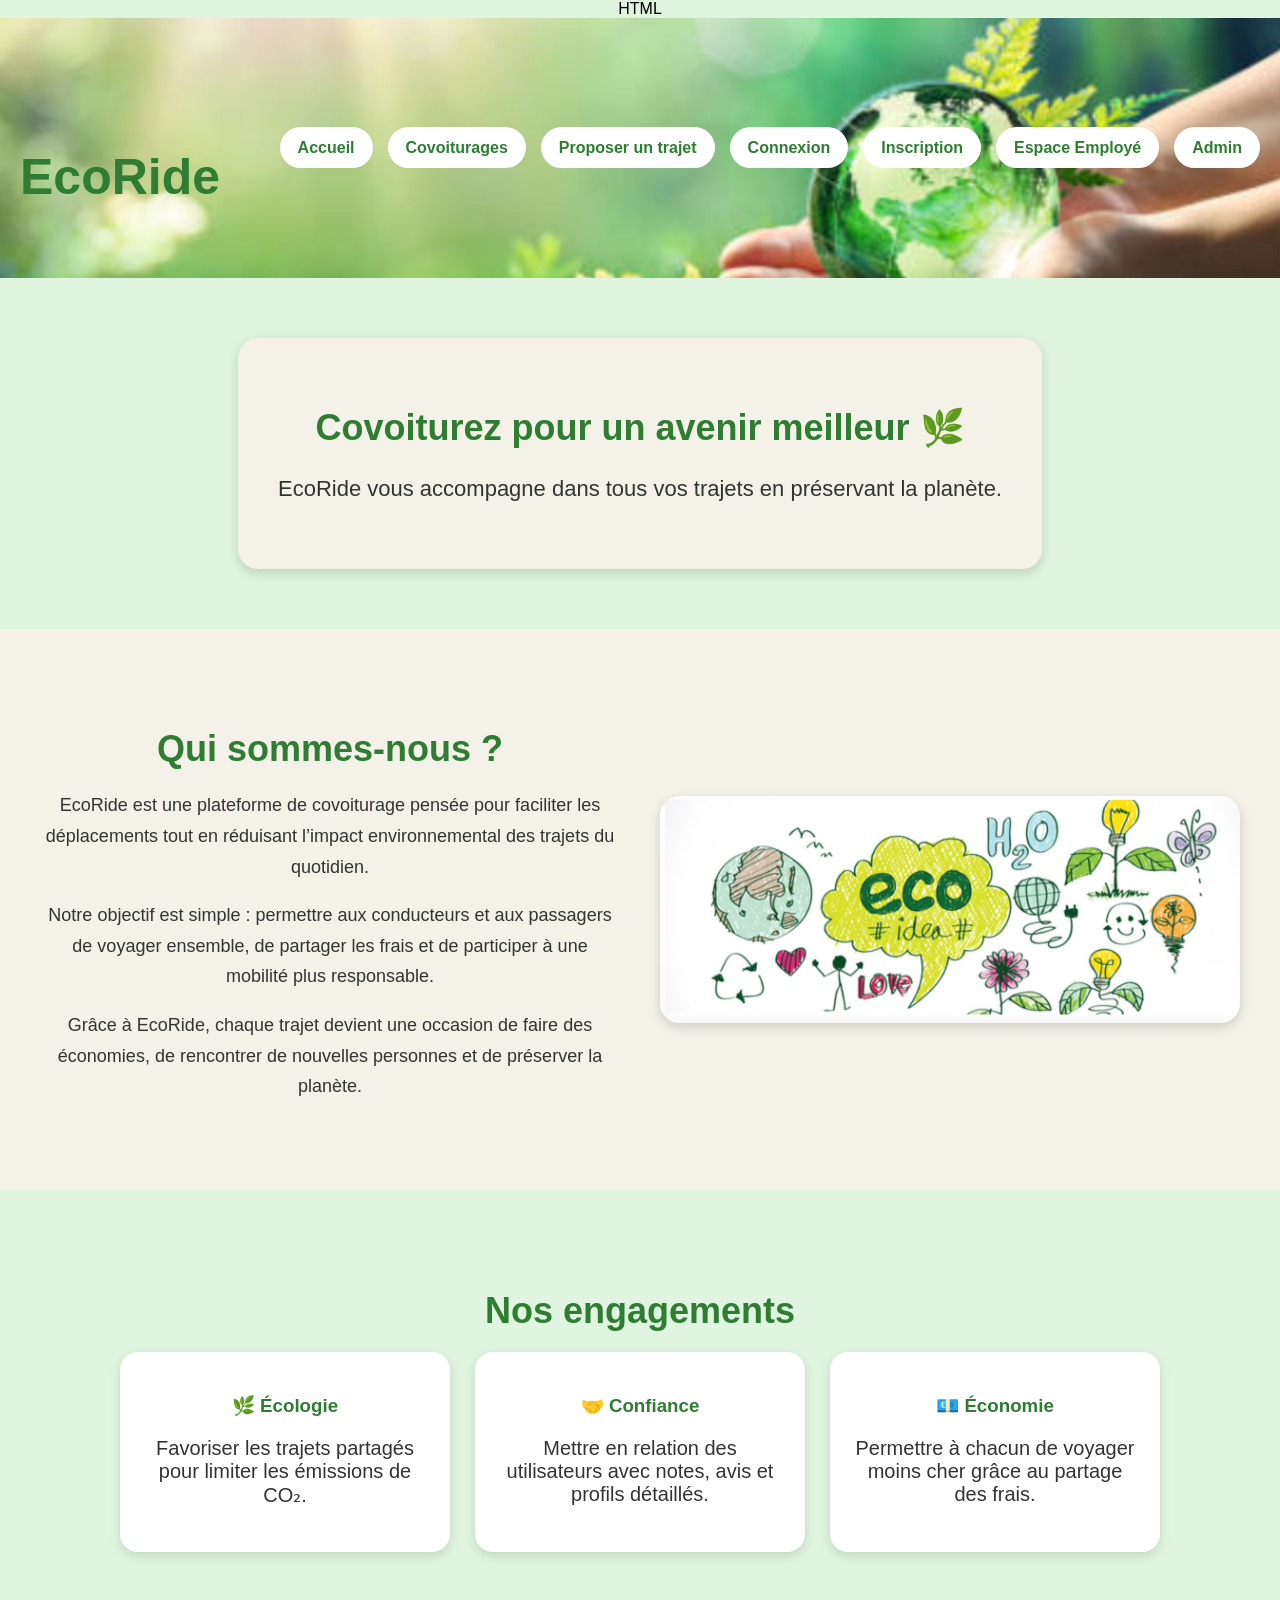
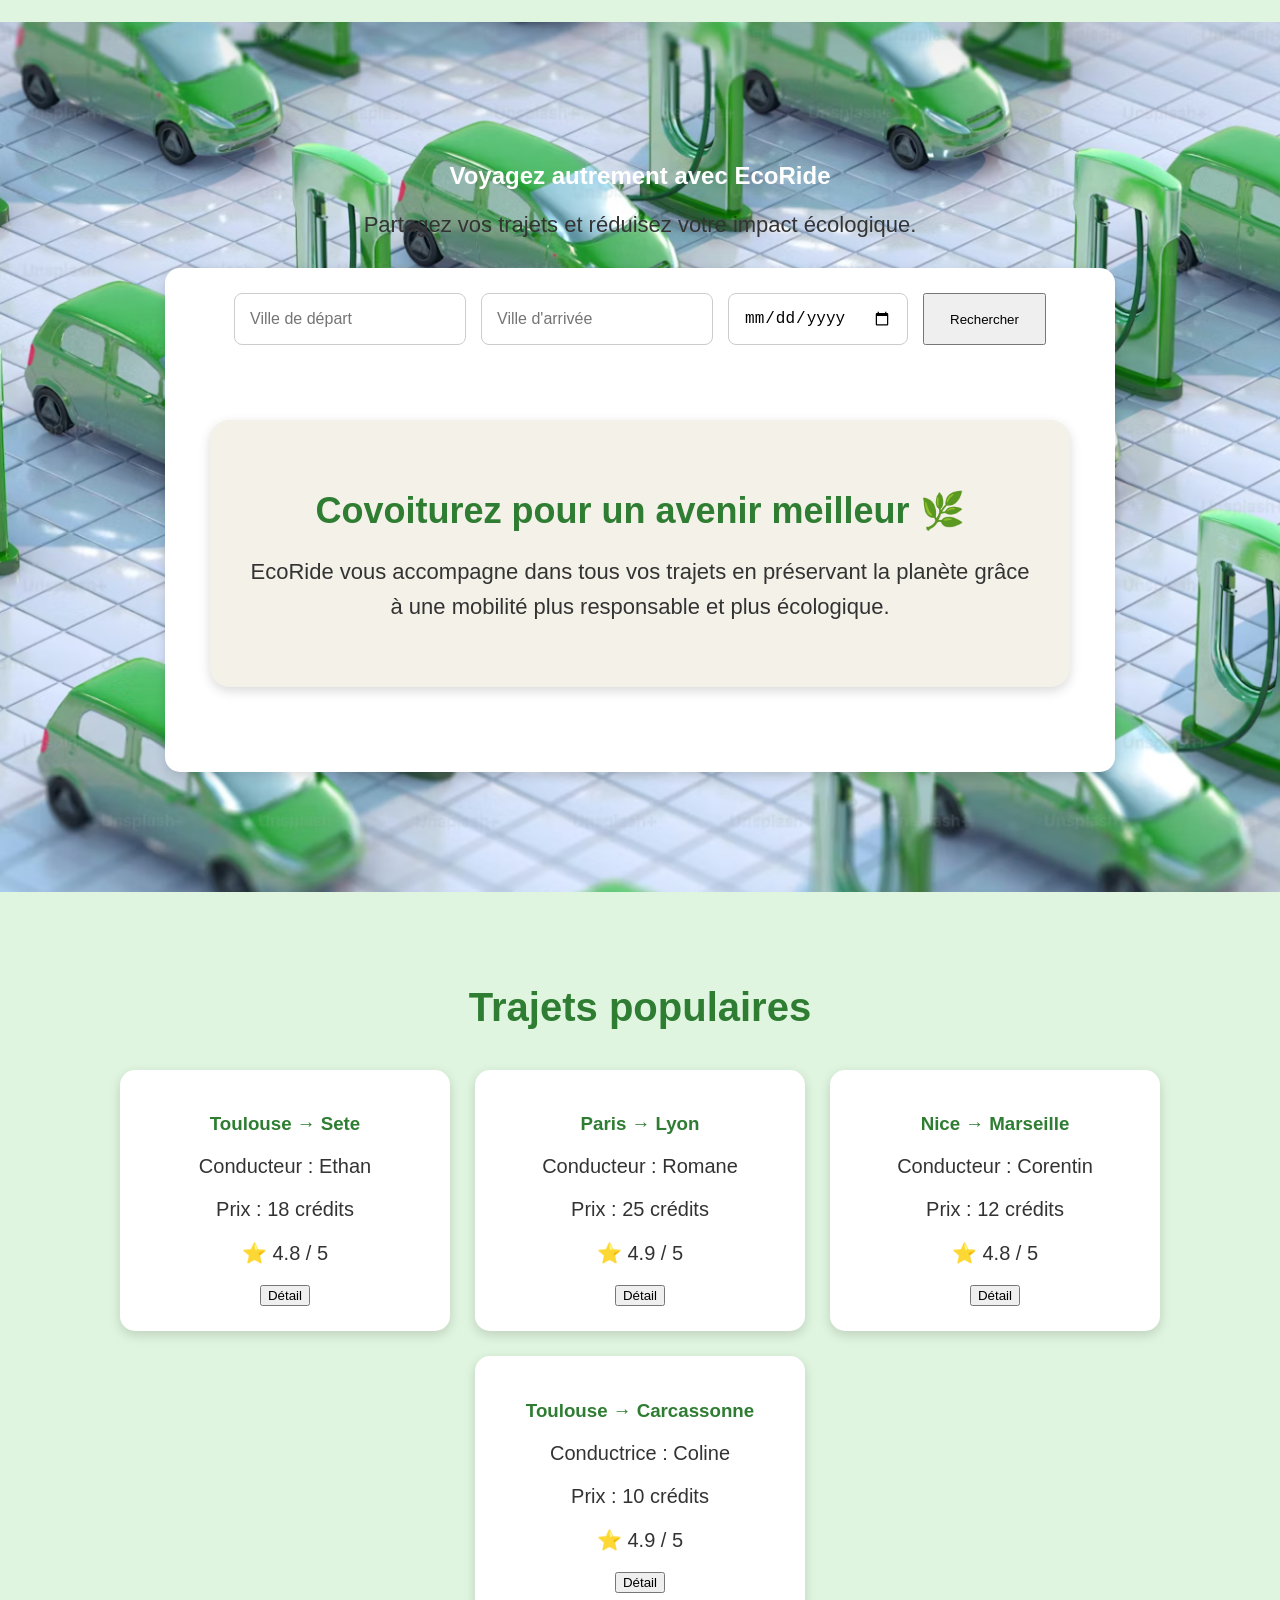
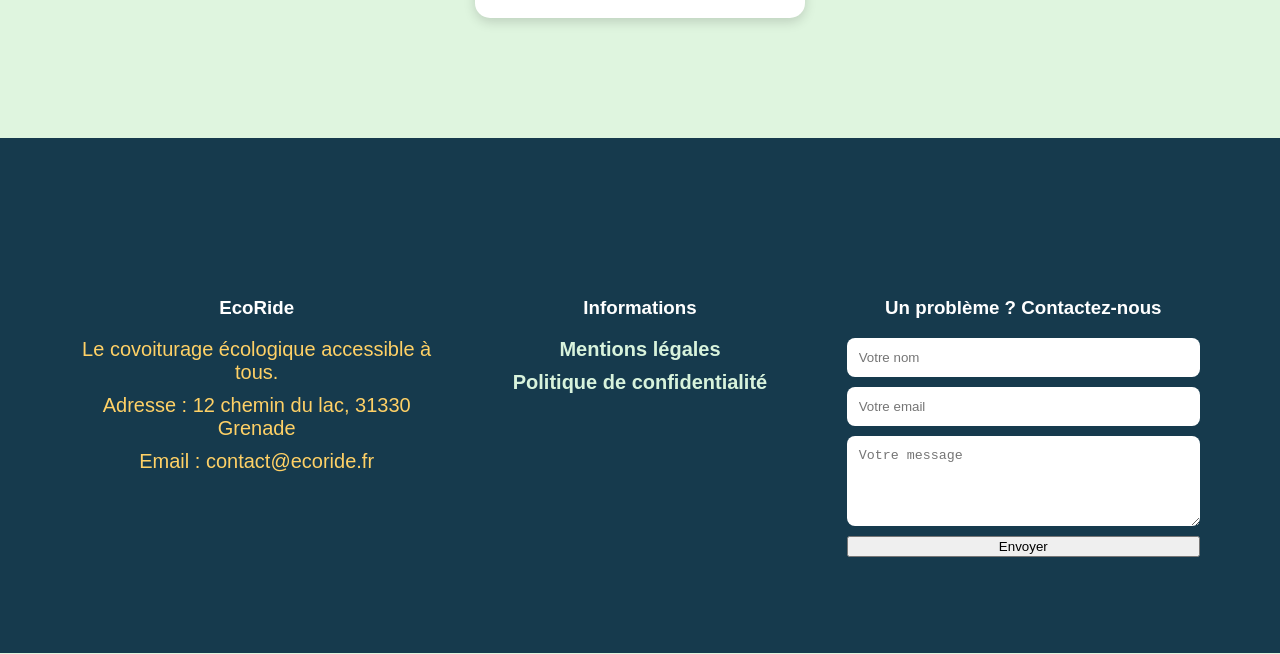
<file: index.html>
</> HTML<!DOCTYPE html>
<html lang="fr">
<head>
    <meta name="viewport" content="width=device-width, initial-scale=1.0">
    <title>EcoRide</title>
   <link rel="stylesheet" href="CSS/style.css">
</head>

<body>
<header>

    <nav>
        <h1>EcoRide</h1>

        <ul>
            <li><a href="index.html">Accueil</a></li>
<li><a href="covoiturages.html">Covoiturages</a></li>
<li><a href="creer-trajet.html">Proposer un trajet</a></li>
<li><a href="connexion.html">Connexion</a></li>
<li><a href="inscription.html">Inscription</a></li>
       <li><a href="employe.html">Espace Employé</a></li>
     <li><a href="admin.html">Admin</a></li>
    </ul>
    </nav>

</header>

<main>
<section class="intro-ecoride">

    <div class="intro-card">

        <h2>Covoiturez pour un avenir meilleur 🌿</h2>

        <p>
            EcoRide vous accompagne dans tous vos trajets
            en préservant la planète.
        </p>

    </div>

</section><section class="about-ecoride">

    <div class="about-text">
        <h2>Qui sommes-nous ?</h2>

        <p>
            EcoRide est une plateforme de covoiturage pensée pour faciliter les déplacements
            tout en réduisant l’impact environnemental des trajets du quotidien.
        </p>

        <p>
            Notre objectif est simple : permettre aux conducteurs et aux passagers de voyager
            ensemble, de partager les frais et de participer à une mobilité plus responsable.
        </p>

        <p>
            Grâce à EcoRide, chaque trajet devient une occasion de faire des économies,
            de rencontrer de nouvelles personnes et de préserver la planète.
        </p>
    </div>

    <div class="about-image">
        <img src="images/bdeco .png" alt="Voiture écologique sur la route">
    </div>

</section>

<section class="values-section">

    <h2>Nos engagements</h2>

    <div class="values-container">

        <article class="value-card">
            <h3>🌿 Écologie</h3>
            <p>Favoriser les trajets partagés pour limiter les émissions de CO₂.</p>
        </article>

        <article class="value-card">
            <h3>🤝 Confiance</h3>
            <p>Mettre en relation des utilisateurs avec notes, avis et profils détaillés.</p>
        </article>

        <article class="value-card">
            <h3>💶 Économie</h3>
            <p>Permettre à chacun de voyager moins cher grâce au partage des frais.</p>
        </article>

    </div>

</section>
    <section class="hero">

        <h2>Voyagez autrement avec EcoRide</h2>

        <p>
            Partagez vos trajets et réduisez votre impact écologique.
        </p>

       <form class="search-form">

    <input type="text" placeholder="Ville de départ">

    <input type="text" placeholder="Ville d'arrivée">

    <input type="date">

    <button type="submit">Rechercher</button>
<section class="intro-ecoride">

    <div class="intro-card">

        <h2>Covoiturez pour un avenir meilleur 🌿</h2>

        <p>
            EcoRide vous accompagne dans tous vos trajets
            en préservant la planète grâce à une mobilité
            plus responsable et plus écologique.
        </p>

    </div>

</section>

</form> 

    </section>
<section class="trips">

    <h2>Trajets populaires</h2>

    <div class="trip-container">

        <article class="trip-card">

            <h3>Toulouse → Sete</h3>

            <p>Conducteur : Ethan</p>

            <p>Prix : 18 crédits</p>

            <p>⭐ 4.8 / 5</p>

            <button>Détail</button>
            

</article>

        </article>

        <article class="trip-card">

            <h3>Paris → Lyon</h3>

            <p>Conducteur : Romane</p>

            <p>Prix : 25 crédits</p>

            <p>⭐ 4.9 / 5</p>

            <button>Détail</button>

        </article>

        <article class="trip-card">

            <h3>Nice → Marseille</h3>

            <p>Conducteur : Corentin</p>

            <p>Prix : 12 crédits</p>

            <p>⭐ 4.8 / 5</p>

            <button>Détail</button>

        </article>

        <article class="trip-card">

    <h3>Toulouse → Carcassonne</h3>

    <p>Conductrice : Coline</p>

    <p>Prix : 10 crédits</p>

    <p>⭐ 4.9 / 5</p>

    <button>Détail</button>

</article>

    </div>

</section>
</main>

<footer>

    <footer>

    <div class="footer-content">

        <div class="footer-column">
            <h3>EcoRide</h3>
            <p>Le covoiturage écologique accessible à tous.</p>
            <p>Adresse : 12 chemin du lac, 31330 Grenade</p>
            <p>Email : contact@ecoride.fr</p>
        </div>

        <div class="footer-column">
            <h3>Informations</h3>
            <p><a href="mentions-legales.html">Mentions légales</a></p>
            <p><a href="politique-confidentialite.html">Politique de confidentialité</a></p>
        </div>

        <div class="footer-column">
            <h3>Un problème ? Contactez-nous</h3>

            <form class="footer-form">
                <input type="text" placeholder="Votre nom">
                <input type="email" placeholder="Votre email">
                <textarea placeholder="Votre message"></textarea>

                <button type="button" onclick="alert('Votre message a bien été envoyé à EcoRide.')">
                    Envoyer
                </button>
            </form>
        </div>

    </div>

</footer>

</footer>

</body>
</html>
</file>
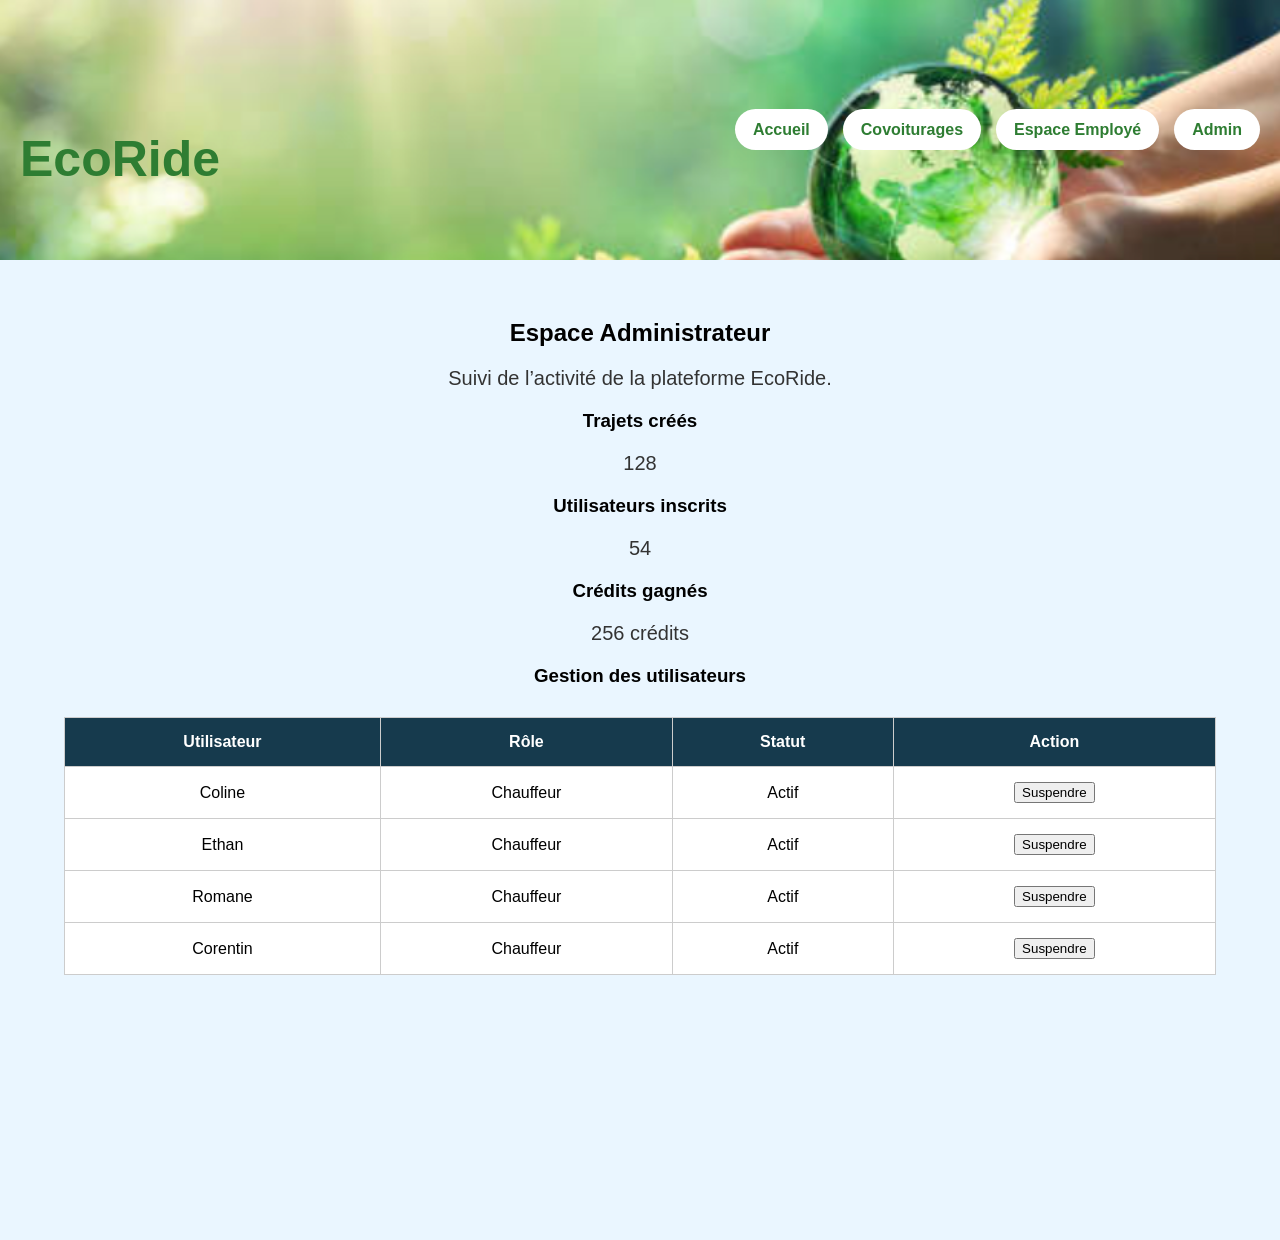
<file: admin.html>
<!DOCTYPE html>
<html lang="fr">

<head>
    <meta charset="UTF-8">
    <meta name="viewport" content="width=device-width, initial-scale=1.0">
    <title>Espace Administrateur - EcoRide</title>
    <link rel="stylesheet" href="CSS/style.css">
</head>

<body class="admin-body">

<header>
    <nav>
        <h1>EcoRide</h1>

        <ul>
            <li><a href="index.html">Accueil</a></li>
            <li><a href="covoiturages.html">Covoiturages</a></li>
            <li><a href="employe.html">Espace Employé</a></li>
            <li><a href="admin.html">Admin</a></li>
        </ul>
    </nav>
</header>

<main class="admin-main">

    <section class="admin-page">

        <h2>Espace Administrateur</h2>

        <p>Suivi de l’activité de la plateforme EcoRide.</p>

        <div class="stats-container">

            <div class="stat-card">
                <h3>Trajets créés</h3>
                <p>128</p>
            </div>

            <div class="stat-card">
                <h3>Utilisateurs inscrits</h3>
                <p>54</p>
            </div>

            <div class="stat-card">
                <h3>Crédits gagnés</h3>
                <p>256 crédits</p>
            </div>

        </div>

        <h3>Gestion des utilisateurs</h3>

        <table class="admin-table">
            <tr>
                <th>Utilisateur</th>
                <th>Rôle</th>
                <th>Statut</th>
                <th>Action</th>
            </tr>

            <tr>
                <td>Coline</td>
                <td>Chauffeur</td>
                <td>Actif</td>
                <td><button onclick="alert('Compte suspendu')">Suspendre</button></td>
            </tr>

            <tr>
                <td>Ethan</td>
                <td>Chauffeur</td>
                <td>Actif</td>
                <td><button onclick="alert('Compte suspendu')">Suspendre</button></td>
            </tr>

            <tr>
                <td>Romane</td>
                <td>Chauffeur</td>
                <td>Actif</td>
                <td><button onclick="alert('Compte suspendu')">Suspendre</button></td>
            </tr>
            <tr>
    <td>Corentin</td>
    <td>Chauffeur</td>
    <td>Actif</td>
    <td><button onclick="alert('Compte suspendu')">Suspendre</button></td>
</tr>
        </table>

    </section>

</main>

</body>

</html>
</file>
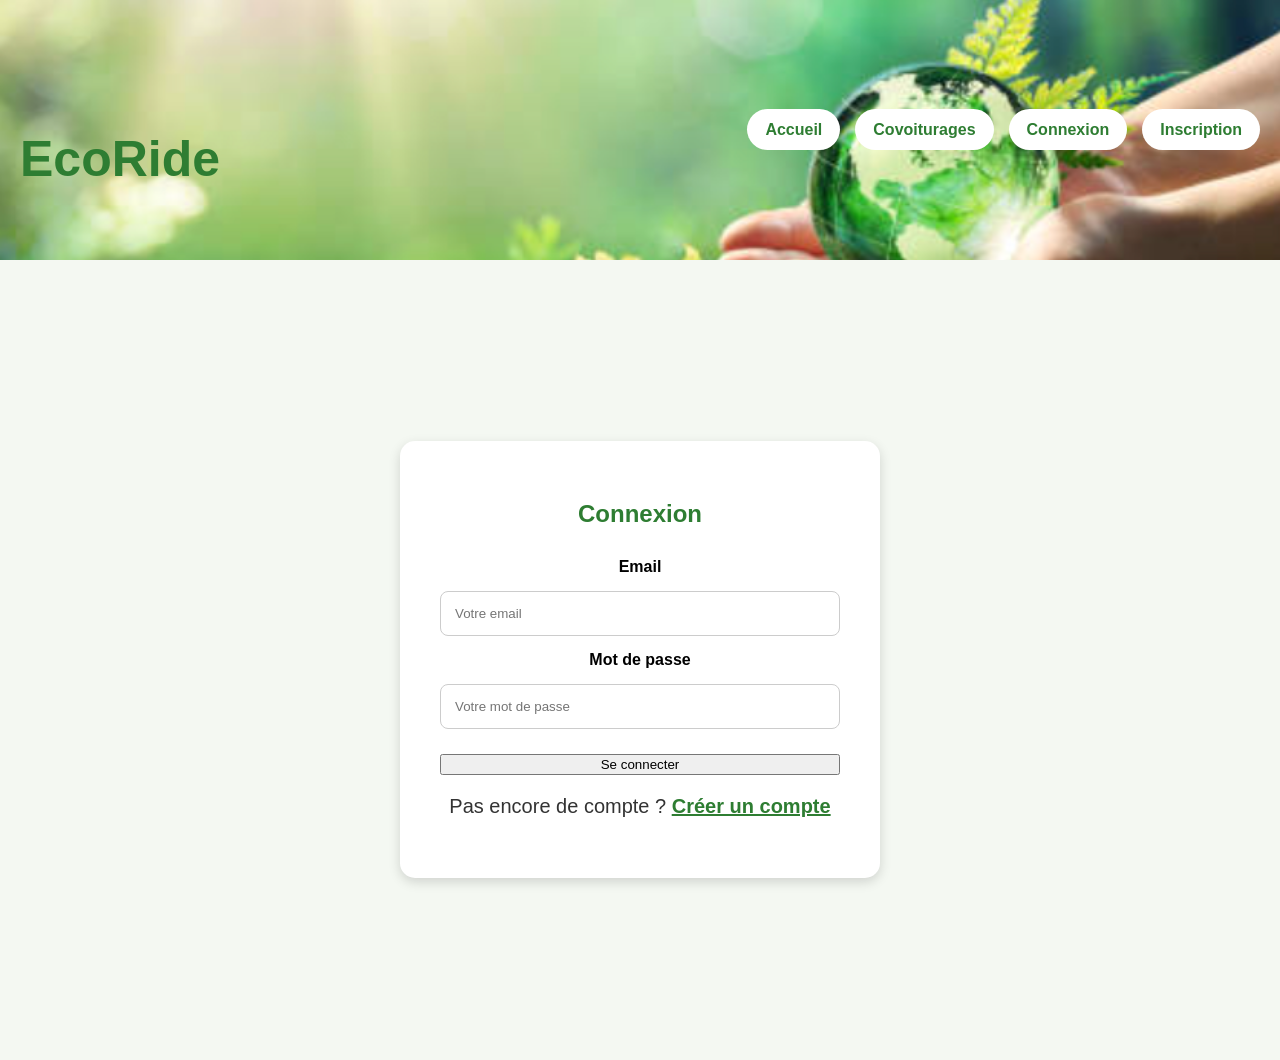
<file: connexion.html>
<!DOCTYPE html>
<html lang="fr">
<head>
    <meta charset="UTF-8">
    <meta name="viewport" content="width=device-width, initial-scale=1.0">
    <title>Connexion - EcoRide</title>
    <link rel="stylesheet" href="CSS/style.css">
</head>

<body>

<header>
    <nav>
        <h1>EcoRide</h1>

        <ul>
            <li><a href="index.html">Accueil</a></li>
            <li><a href="covoiturages.html">Covoiturages</a></li>
            <li><a href="connexion.html">Connexion</a></li>
            <li><a href="inscription.html">Inscription</a></li>
        </ul>
    </nav>
</header>

<main class="auth-page">

    <section class="auth-card">

        <h2>Connexion</h2>

        <form>
            <label for="email">Email</label>
            <input type="email" id="email" placeholder="Votre email">

            <label for="password">Mot de passe</label>
            <input type="password" id="password" placeholder="Votre mot de passe">

            <button type="submit">Se connecter</button>
        </form>

        <p>Pas encore de compte ? <a href="inscription.html">Créer un compte</a></p>

    </section>

</main>

</body>
</html>
</file>
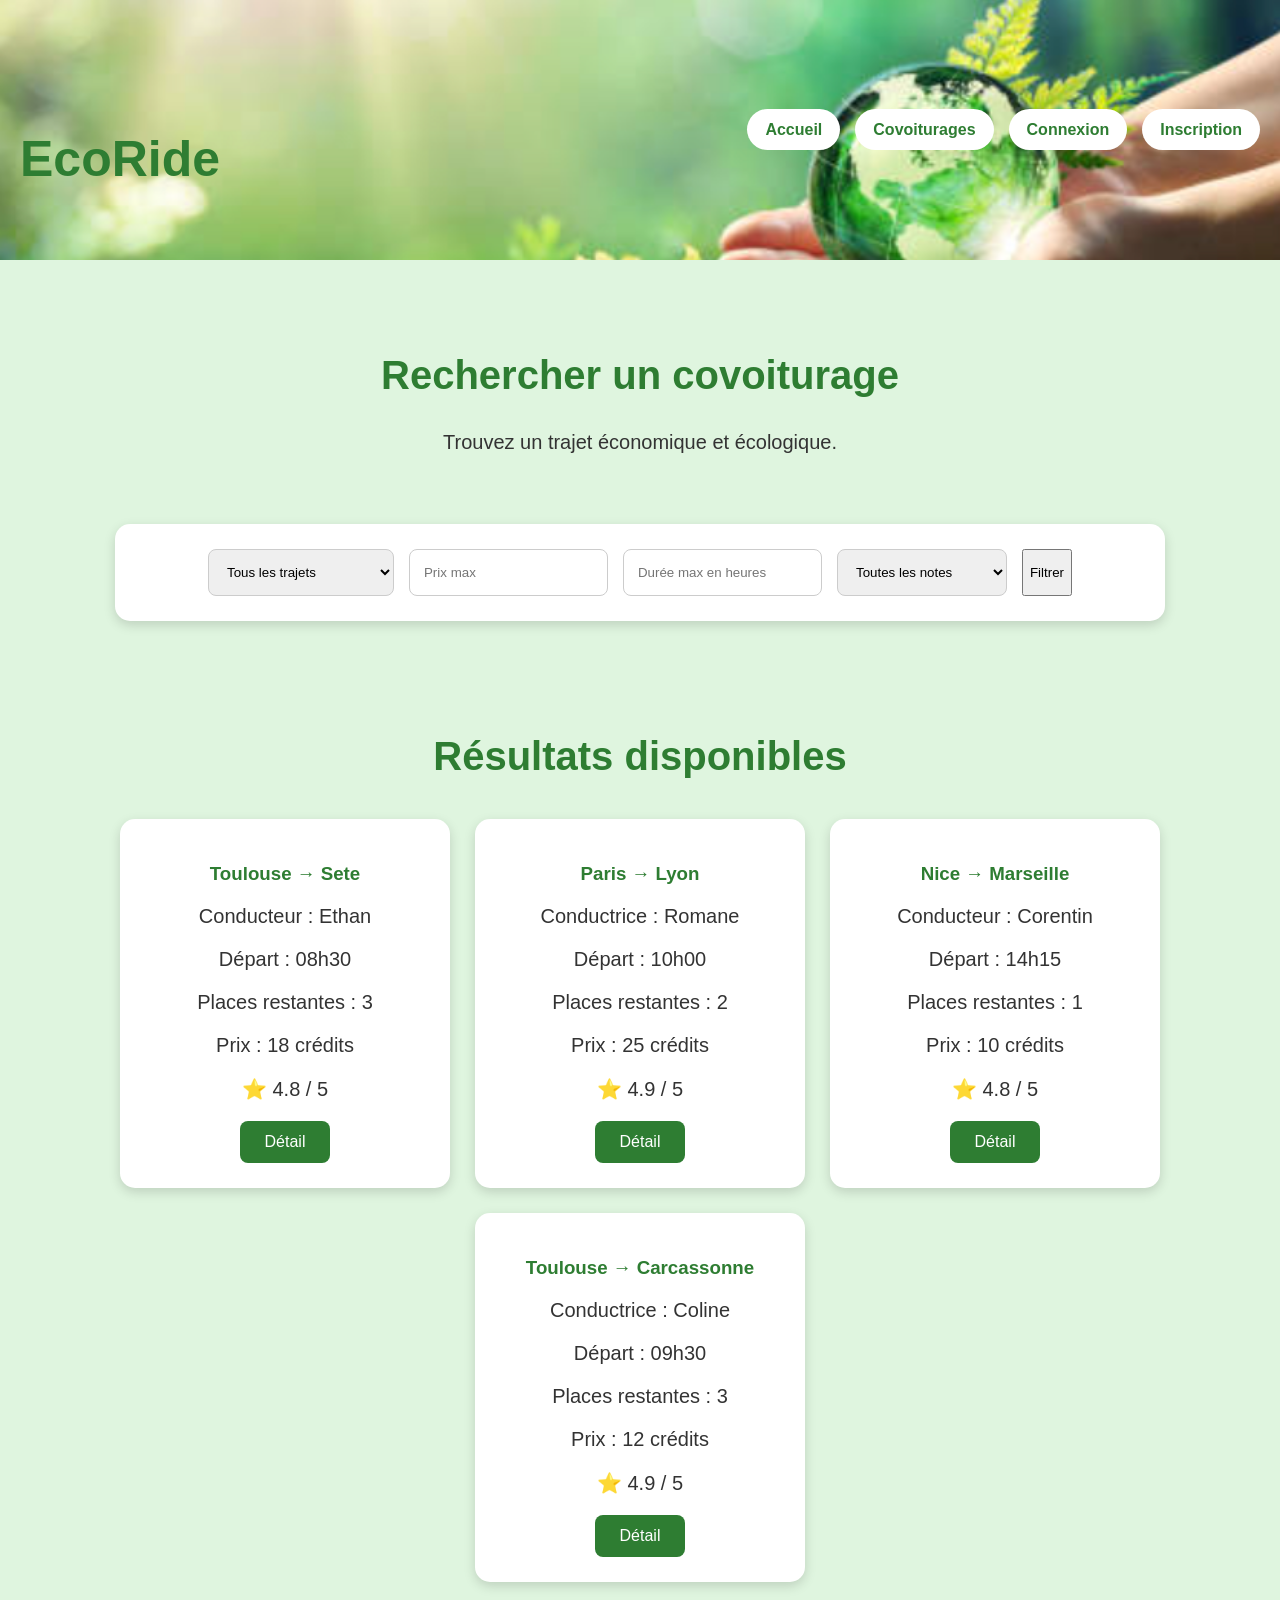
<file: covoiturages.html>
<!DOCTYPE html>
<html lang="fr">
<head>
    <meta charset="UTF-8">
    <meta name="viewport" content="width=device-width, initial-scale=1.0">
    <title>Covoiturages - EcoRide</title>
    <link rel="stylesheet" href="CSS/style.css">
</head>

<body>

<header>
    <nav>
        <h1>EcoRide</h1>

        <ul>
            <li><a href="index.html">Accueil</a></li>
            <li><a href="covoiturages.html">Covoiturages</a></li>
            <li><a href="connexion.html">Connexion</a></li>
            <li><a href="inscription.html">Inscription</a></li>
        </ul>
    </nav>
</header>

<main>

    <section class="page-title">
        <h2>Rechercher un covoiturage</h2>
        <p>Trouvez un trajet économique et écologique.</p>
    </section>

    <section class="filters">

    <select id="filter-eco">
        <option value="">Tous les trajets</option>
        <option value="oui">Voiture écologique</option>
        <option value="non">Voiture non écologique</option>
    </select>

    <input type="number" id="filter-price" placeholder="Prix max">

    <input type="number" id="filter-duration" placeholder="Durée max en heures">

    <select id="filter-note">
        <option value="">Toutes les notes</option>
        <option value="4">Note minimum 4/5</option>
        <option value="4.5">Note minimum 4.5/5</option>
        <option value="4.8">Note minimum 4.8/5</option>
    </select>

    <button onclick="filtrerTrajets()">Filtrer</button>

</section>

    <section class="trips">

        <h2>Résultats disponibles</h2>

        <div class="trip-container">

            <article class="trip-card"
data-eco="oui"
data-price="18"
data-duration="2.3"
data-note="4.8">
                <h3>Toulouse → Sete</h3>
                <p>Conducteur : Ethan</p>
                <p>Départ : 08h30</p>
                <p>Places restantes : 3</p>
                <p>Prix : 18 crédits</p>
                <p>⭐ 4.8 / 5</p>
                <a href="detail-ethan.html" class="button-link">Détail</a>
            </article>

           <article class="trip-card"
data-eco="oui"
data-price="25"
data-duration="5"
data-note="4.9">
                <h3>Paris → Lyon</h3>
                <p>Conductrice : Romane</p>
                <p>Départ : 10h00</p>
                <p>Places restantes : 2</p>
                <p>Prix : 25 crédits</p>
                <p>⭐ 4.9 / 5</p>
               <a href="detail-romane.html" class="button-link">Détail</a>
            </article>

            <article class="trip-card"
data-eco="oui"
data-price="10"
data-duration="4.5"
data-note="4.8">
                <h3>Nice → Marseille</h3>
                <p>Conducteur : Corentin</p>
                <p>Départ : 14h15</p>
                <p>Places restantes : 1</p>
                <p>Prix : 10 crédits</p>
                <p>⭐ 4.8 / 5</p>
                <a href="detail-corentin.html" class="button-link">Détail</a>
            </article>

         <article class="trip-card"
data-eco="oui"
data-price="12"
data-duration="2"
data-note="4.9">  
    <h3>Toulouse → Carcassonne</h3>
    <p>Conductrice : Coline</p>
    <p>Départ : 09h30</p>
    <p>Places restantes : 3</p>
    <p>Prix : 12 crédits</p>
    <p>⭐ 4.9 / 5</p>
    <a href="detail-coline.html" class="button-link">Détail</a>
</article>

        </div>

    </section>

</main>
<script>

function filtrerTrajets() {

    const eco = document.getElementById("filter-eco").value;

    const prixMax = document.getElementById("filter-price").value;

    const dureeMax = document.getElementById("filter-duration").value;

    const noteMin = document.getElementById("filter-note").value;

    const trajets = document.querySelectorAll(".trip-card");

    trajets.forEach(function(trajet) {

        const trajetEco = trajet.dataset.eco;

        const trajetPrix = parseFloat(trajet.dataset.price);

        const trajetDuree = parseFloat(trajet.dataset.duration);

        const trajetNote = parseFloat(trajet.dataset.note);

        let afficher = true;

        if (eco !== "" && trajetEco !== eco) {

            afficher = false;
        }

        if (prixMax !== "" && trajetPrix > parseFloat(prixMax)) {

            afficher = false;
        }

        if (dureeMax !== "" && trajetDuree > parseFloat(dureeMax)) {

            afficher = false;
        }

        if (noteMin !== "" && trajetNote < parseFloat(noteMin)) {

            afficher = false;
        }

        if (afficher) {

            trajet.style.display = "block";

        } else {

            trajet.style.display = "none";
        }

    });

}

</script>
</body>
</html>
</file>
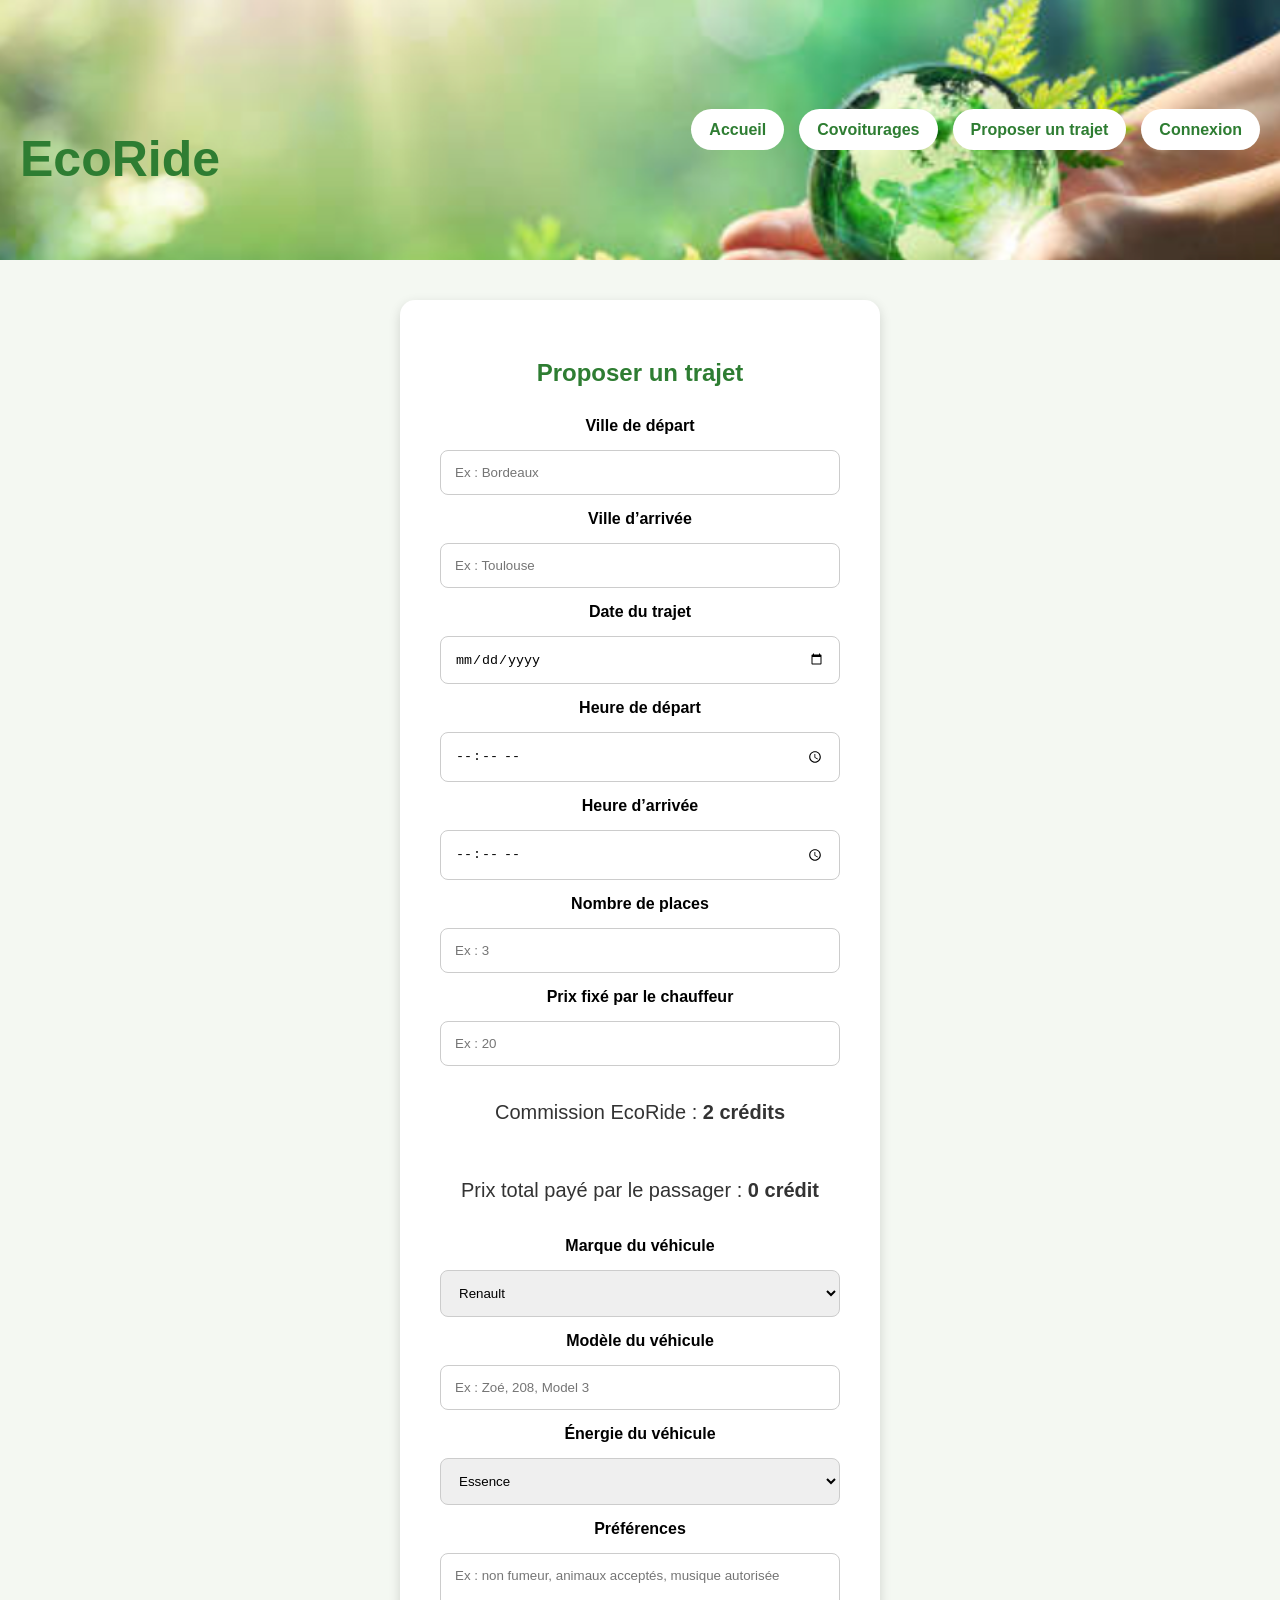
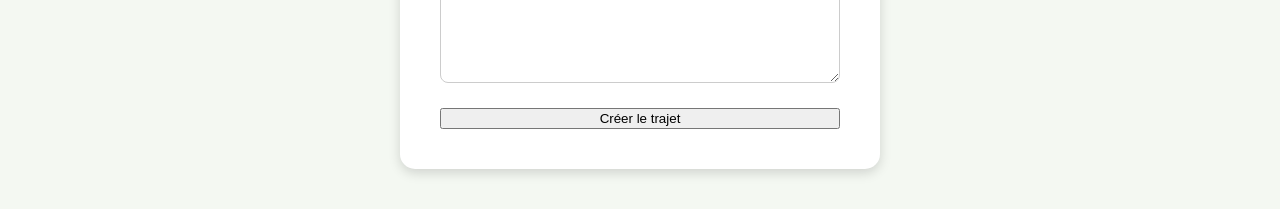
<file: creer-trajet.html>
<!DOCTYPE html>
<html lang="fr">
<head>
    <meta charset="UTF-8">
    <meta name="viewport" content="width=device-width, initial-scale=1.0">
    <title>Créer un trajet - EcoRide</title>
    <link rel="stylesheet" href="CSS/style.css">
</head>

<body>

<header>
    <nav>
        <h1>EcoRide</h1>
        <ul>
            <li><a href="index.html">Accueil</a></li>
            <li><a href="covoiturages.html">Covoiturages</a></li>
            <li><a href="creer-trajet.html">Proposer un trajet</a></li>
            <li><a href="connexion.html">Connexion</a></li>
        </ul>
    </nav>
</header>

<main class="auth-page">

    <section class="auth-card">

        <h2>Proposer un trajet</h2>

        <form>

            <label>Ville de départ</label>
            <input type="text" placeholder="Ex : Bordeaux">

            <label>Ville d’arrivée</label>
            <input type="text" placeholder="Ex : Toulouse">

            <label>Date du trajet</label>
            <input type="date">

            <label>Heure de départ</label>
            <input type="time">

            <label>Heure d’arrivée</label>
            <input type="time">

            <label>Nombre de places</label>
            <input type="number" min="1" max="8" placeholder="Ex : 3">

            <label>Prix fixé par le chauffeur</label>
            <input type="number" id="prix-chauffeur" placeholder="Ex : 20">

            <p>Commission EcoRide : <strong>2 crédits</strong></p>
            <p>Prix total payé par le passager : <strong id="prix-total">0 crédit</strong></p>

            <label>Marque du véhicule</label>
            <select>
                <option>Renault</option>
                <option>Peugeot</option>
                <option>Citroën</option>
                <option>Tesla</option>
                <option>Volkswagen</option>
                <option>Toyota</option>
                <option>Fiat</option>
                <option>BMW</option>
            </select>

            <label>Modèle du véhicule</label>
            <input type="text" placeholder="Ex : Zoé, 208, Model 3">

            <label>Énergie du véhicule</label>
            <select>
                <option>Essence</option>
                <option>Diesel</option>
                <option>Hybride</option>
                <option>Électrique</option>
            </select>

            <label>Préférences</label>
            <textarea placeholder="Ex : non fumeur, animaux acceptés, musique autorisée"></textarea>

            <button type="button" onclick="creerTrajet()">
                Créer le trajet
            </button>

        </form>

    </section>

</main>

<script>
const prixChauffeur = document.getElementById("prix-chauffeur");
const prixTotal = document.getElementById("prix-total");

prixChauffeur.addEventListener("input", function() {
    const prix = Number(prixChauffeur.value);
    const total = prix + 2;

    if (prixChauffeur.value === "") {
        prixTotal.textContent = "0 crédit";
    } else {
        prixTotal.textContent = total + " crédits";
    }
});

function creerTrajet() {
    alert("Trajet créé avec succès !");
}
</script>

</body>
</html>
</file>
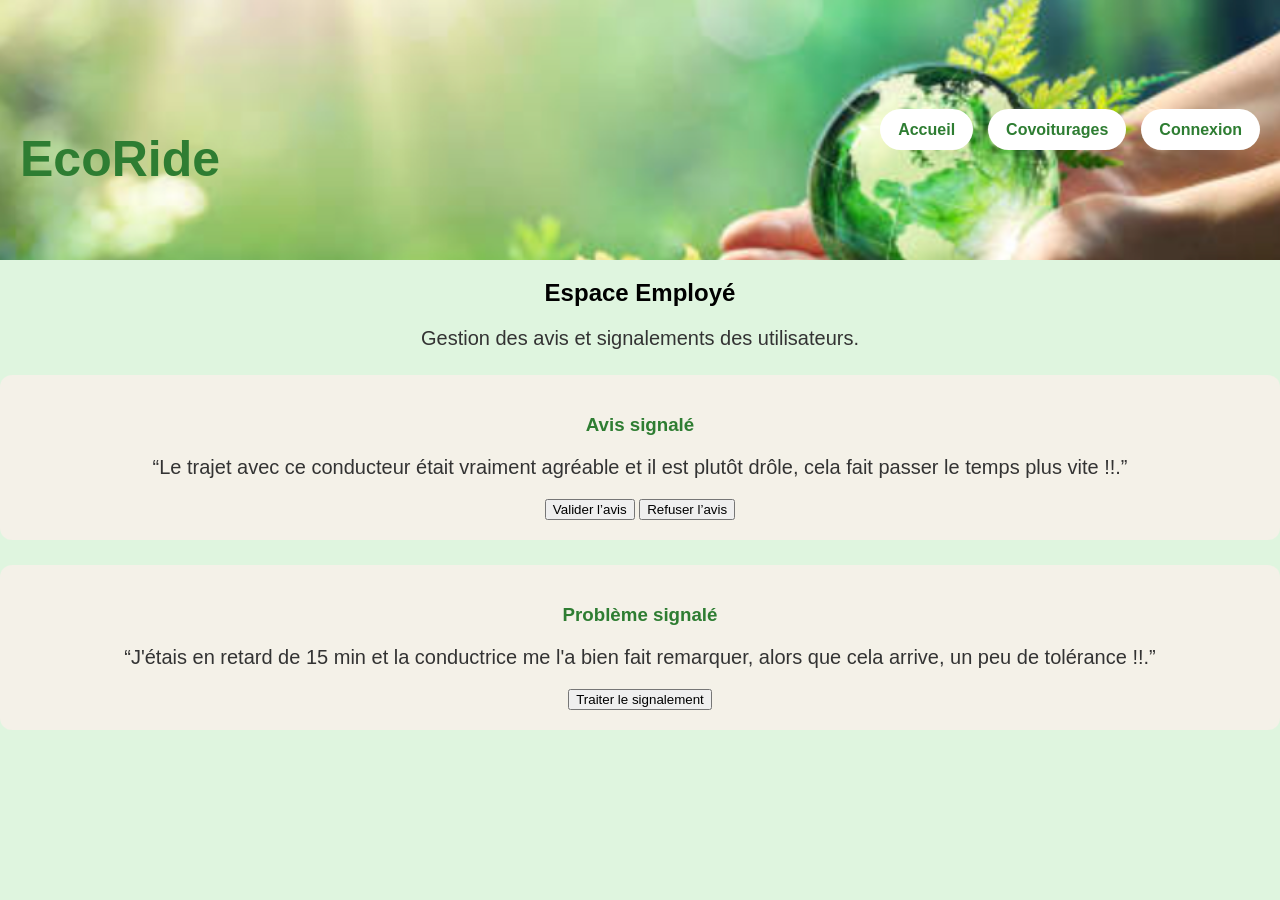
<file: employe.html>
<!DOCTYPE html>
<html lang="fr">

<head>
    <meta charset="UTF-8">
    <meta name="viewport" content="width=device-width, initial-scale=1.0">
    <title>Espace Employé - EcoRide</title>
   <link rel="stylesheet" href="CSS/style.css">
</head>

<body>

<header>
    <nav>
        <h1>EcoRide</h1>

        <ul>
            <li><a href="index.html">Accueil</a></li>
            <li><a href="covoiturages.html">Covoiturages</a></li>
            <li><a href="connexion.html">Connexion</a></li>
        </ul>
    </nav>
</header>

<main>

    <section class="employee-page">

        <h2>Espace Employé</h2>

        <p>
            Gestion des avis et signalements des utilisateurs.
        </p>

        <div class="review-box">

            <h3>Avis signalé</h3>

            <p>
                “Le trajet avec ce conducteur était vraiment agréable et il est plutôt drôle, cela fait passer le temps plus vite !!.”
            </p>

            <button onclick="validerAvis()">
                Valider l’avis
            </button>

            <button onclick="refuserAvis()">
                Refuser l’avis
            </button>

        </div>

        <div class="review-box">

            <h3>Problème signalé</h3>

            <p>
                “J'étais en retard de 15 min et la conductrice me l'a bien fait remarquer, alors que cela arrive, un peu de tolérance !!.”
            </p>

            <button onclick="traiterProbleme()">
                Traiter le signalement
            </button>

        </div>

    </section>

</main>

<script>

function validerAvis() {
    alert("Avis validé par l'employé.");
}

function refuserAvis() {
    alert("Avis refusé par l'employé.");
}

function traiterProbleme() {
    alert("Signalement traité.");
}

</script>

</body>

</html>
</file>
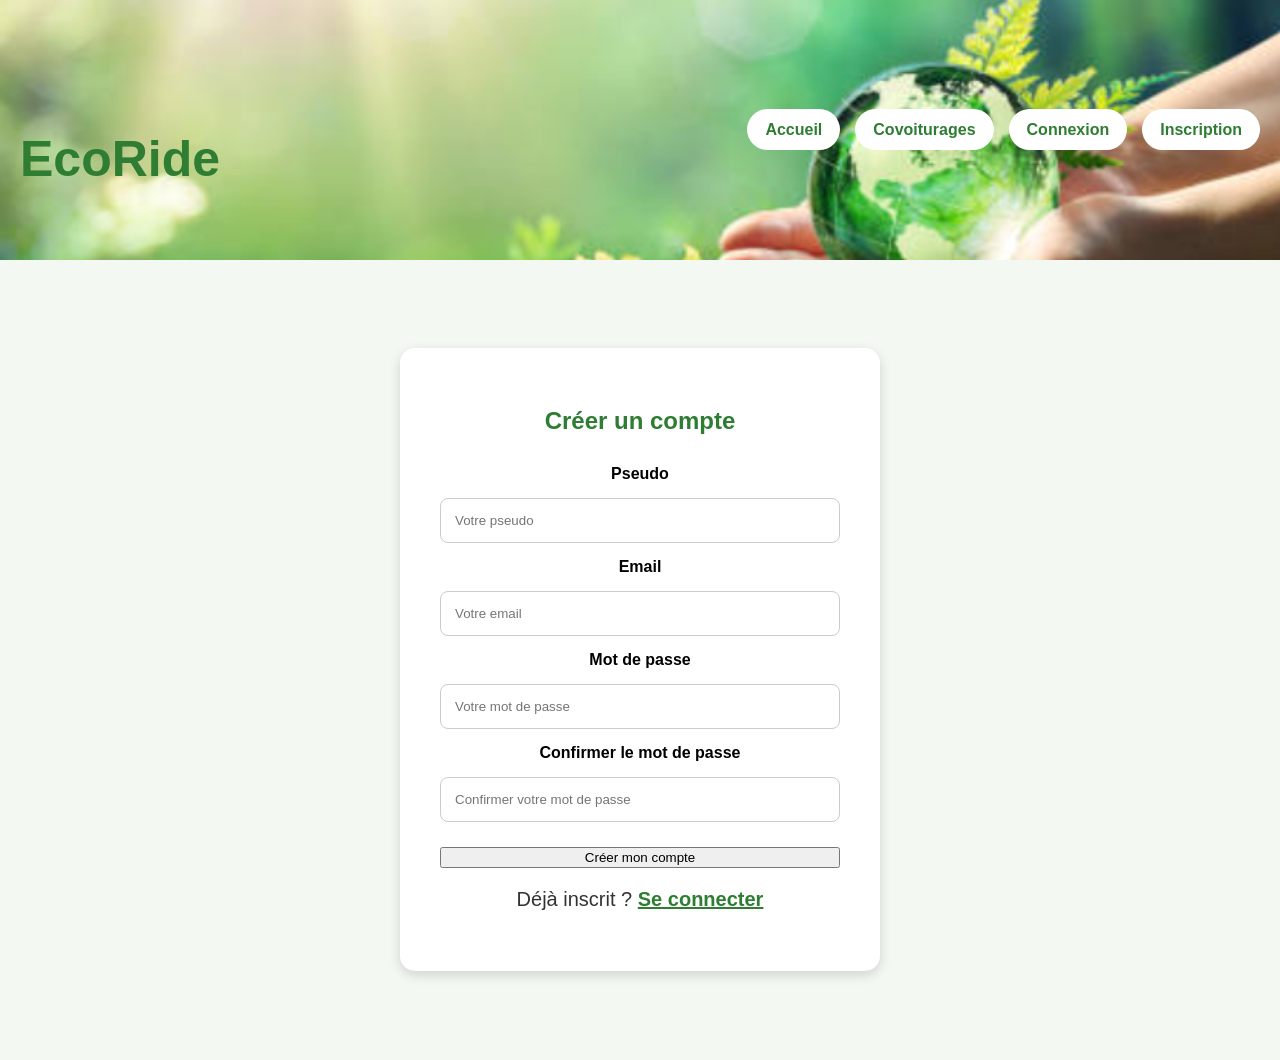
<file: inscription.html>
<!DOCTYPE html>
<html lang="fr">
<head>
    <meta charset="UTF-8">
    <meta name="viewport" content="width=device-width, initial-scale=1.0">
    <title>Inscription - EcoRide</title>

    <link rel="stylesheet" href="CSS/style.css">
</head>

<body>

<header>
    <nav>

        <h1>EcoRide</h1>

        <ul>
            <li><a href="index.html">Accueil</a></li>
            <li><a href="covoiturages.html">Covoiturages</a></li>
            <li><a href="connexion.html">Connexion</a></li>
            <li><a href="inscription.html">Inscription</a></li>
        </ul>

    </nav>
</header>

<main class="auth-page">

    <section class="auth-card">

        <h2>Créer un compte</h2>

        <form>

            <label for="pseudo">Pseudo</label>
            <input type="text" id="pseudo" placeholder="Votre pseudo">

            <label for="email">Email</label>
            <input type="email" id="email" placeholder="Votre email">

            <label for="password">Mot de passe</label>
            <input type="password" id="password" placeholder="Votre mot de passe">

            <label for="confirm-password">Confirmer le mot de passe</label>
            <input type="password" id="confirm-password" placeholder="Confirmer votre mot de passe">

            <button type="submit">Créer mon compte</button>

        </form>

        <p>Déjà inscrit ? <a href="connexion.html">Se connecter</a></p>

    </section>

</main>

</body>
</html>
</file>
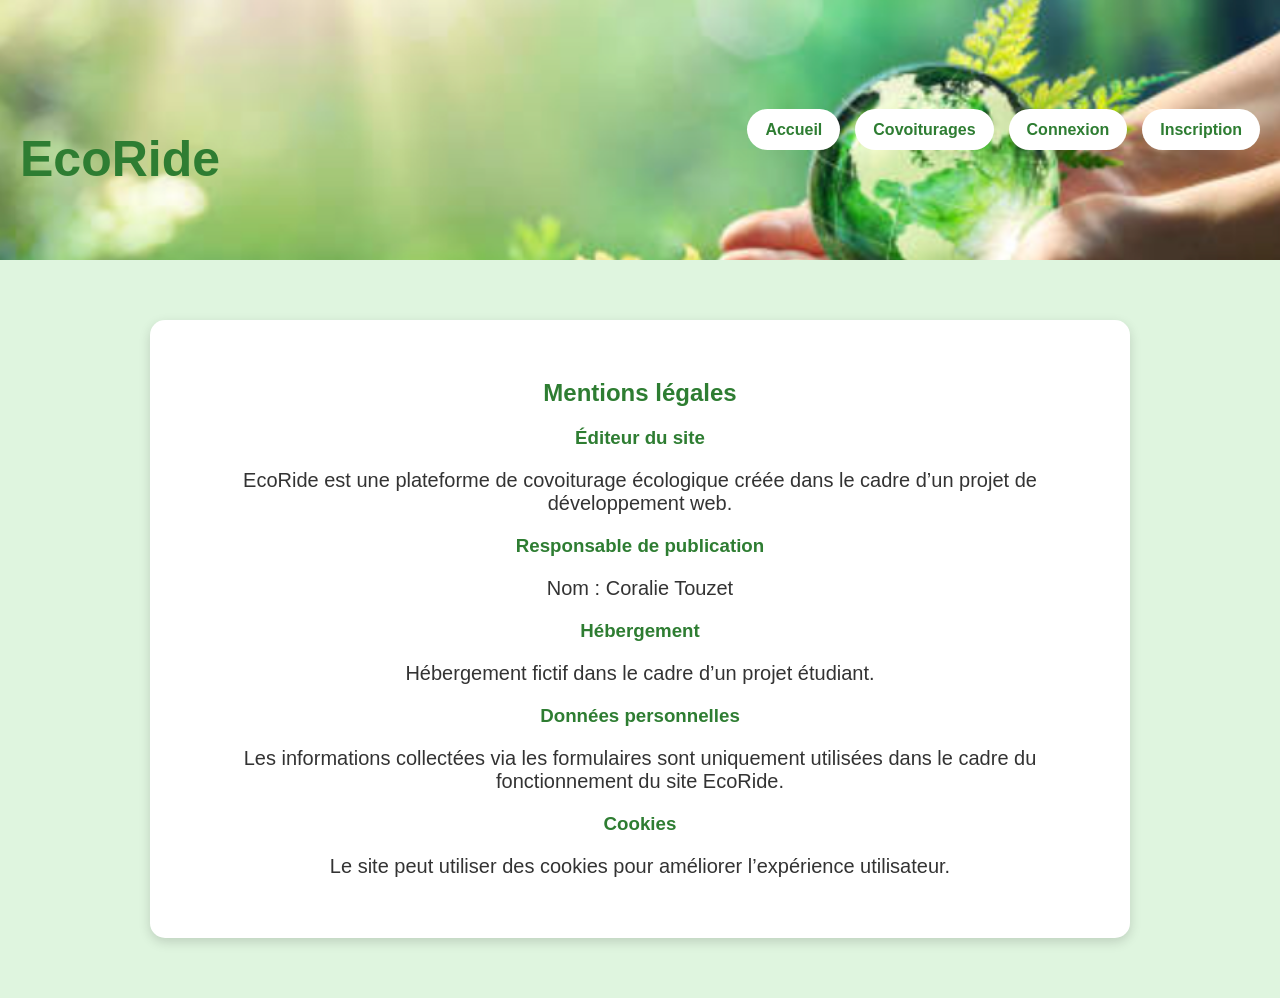
<file: mentions-legales.html>
<!DOCTYPE html>
<html lang="fr">
<head>
    <meta charset="UTF-8">
    <meta name="viewport" content="width=device-width, initial-scale=1.0">
    <title>Mentions légales - EcoRide</title>

    <link rel="stylesheet" href="CSS/style.css">
</head>

<body>

<header>
    <nav>

        <h1>EcoRide</h1>

        <ul>
            <li><a href="index.html">Accueil</a></li>
            <li><a href="covoiturages.html">Covoiturages</a></li>
            <li><a href="connexion.html">Connexion</a></li>
            <li><a href="inscription.html">Inscription</a></li>
        </ul>

    </nav>
</header>

<main class="legal-page">

    <section class="legal-card">

        <h2>Mentions légales</h2>

        <h3>Éditeur du site</h3>

        <p>
            EcoRide est une plateforme de covoiturage écologique créée dans le cadre d’un projet de développement web.
        </p>

        <h3>Responsable de publication</h3>

        <p>
            Nom : Coralie Touzet
        </p>

        <h3>Hébergement</h3>

        <p>
            Hébergement fictif dans le cadre d’un projet étudiant.
        </p>

        <h3>Données personnelles</h3>

        <p>
            Les informations collectées via les formulaires sont uniquement utilisées dans le cadre du fonctionnement du site EcoRide.
        </p>

        <h3>Cookies</h3>

        <p>
            Le site peut utiliser des cookies pour améliorer l’expérience utilisateur.
        </p>

    </section>

</main>

</body>
</html>
</file>
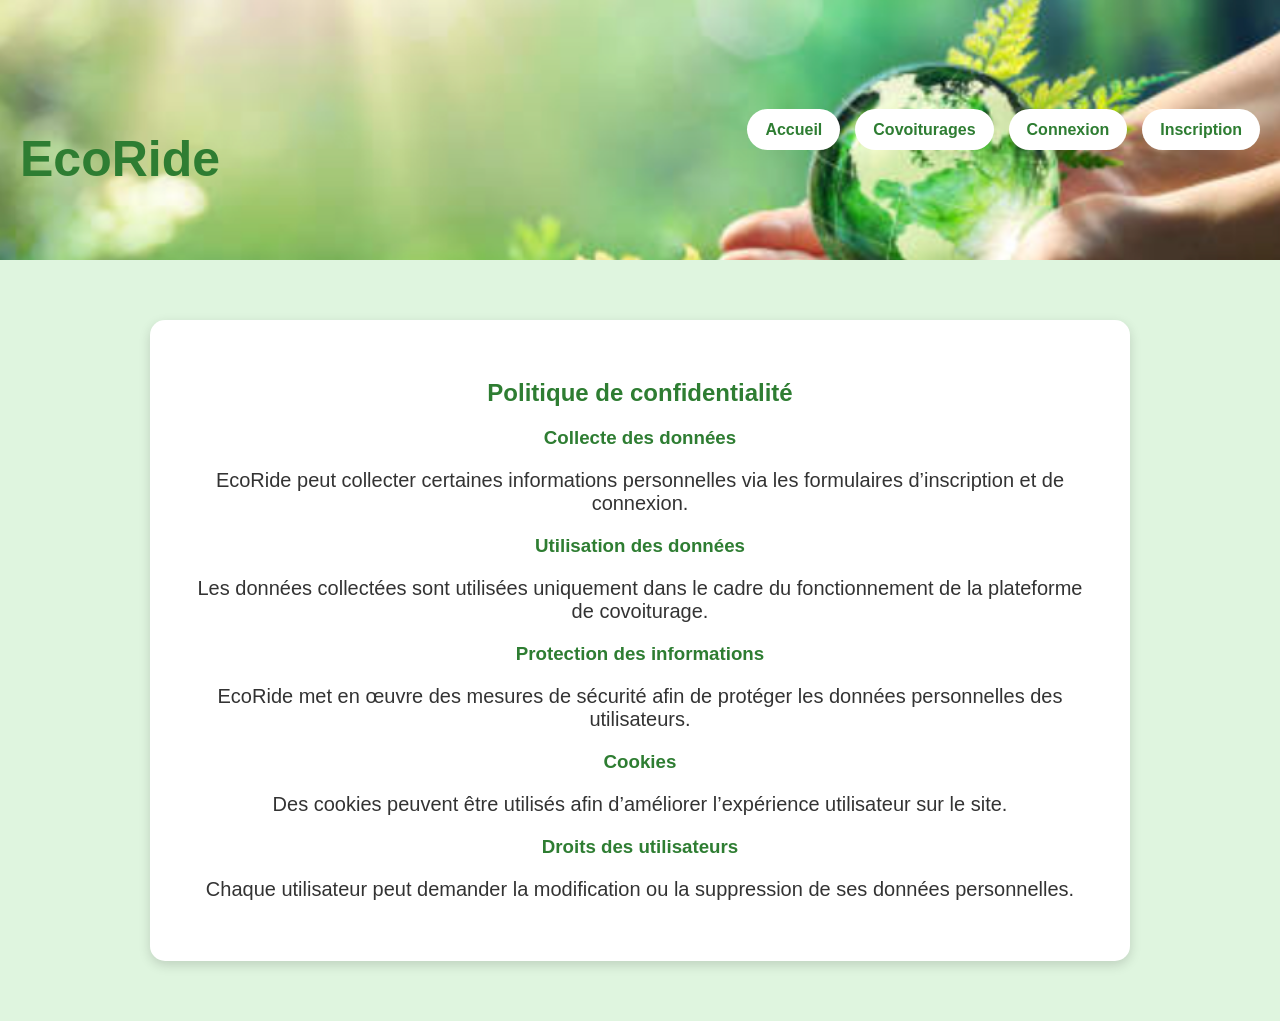
<file: politique-confidentialite.html>
<!DOCTYPE html>
<html lang="fr">
<head>
    <meta charset="UTF-8">
    <meta name="viewport" content="width=device-width, initial-scale=1.0">
    <title>Politique de confidentialité - EcoRide</title>

    <link rel="stylesheet" href="CSS/style.css">
</head>

<body>

<header>
    <nav>

        <h1>EcoRide</h1>

        <ul>
            <li><a href="index.html">Accueil</a></li>
            <li><a href="covoiturages.html">Covoiturages</a></li>
            <li><a href="connexion.html">Connexion</a></li>
            <li><a href="inscription.html">Inscription</a></li>
        </ul>

    </nav>
</header>

<main class="legal-page">

    <section class="legal-card">

        <h2>Politique de confidentialité</h2>

        <h3>Collecte des données</h3>

        <p>
            EcoRide peut collecter certaines informations personnelles via les formulaires d’inscription et de connexion.
        </p>

        <h3>Utilisation des données</h3>

        <p>
            Les données collectées sont utilisées uniquement dans le cadre du fonctionnement de la plateforme de covoiturage.
        </p>

        <h3>Protection des informations</h3>

        <p>
            EcoRide met en œuvre des mesures de sécurité afin de protéger les données personnelles des utilisateurs.
        </p>

        <h3>Cookies</h3>

        <p>
            Des cookies peuvent être utilisés afin d’améliorer l’expérience utilisateur sur le site.
        </p>

        <h3>Droits des utilisateurs</h3>

        <p>
            Chaque utilisateur peut demander la modification ou la suppression de ses données personnelles.
        </p>

    </section>

</main>

</body>
</html>
</file>
<file: CSS/style.css>
body {
    background-color: #dff5df;
    font-family: Arial, sans-serif;
    text-align: center;
    margin: 0;
}

h1 {
    color: #2e7d32;
    margin-top: 100px;
    font-size: 50px;
}

p {
    font-size: 20px;
    color: #333;
}.search-form {
    background-color: white;
    padding: 25px;
    margin: 30px auto 0;
    max-width: 900px;
    border-radius: 15px;
    display: flex;
    gap: 15px;
    justify-content: center;
    flex-wrap: wrap;
    box-shadow: 0 4px 12px rgba(0, 0, 0, 0.15);
}

.search-form input {
    padding: 15px;
    border: 1px solid #ccc;
    border-radius: 8px;
    min-width: 180px;
    font-size: 16px;
}

.search-form button {
    padding: 15px 25px;
}

.trips {
    padding: 60px 20px;
}

.trips h2 {
    text-align: center;
    color: #2e7d32;
    font-size: 40px;
    margin-bottom: 40px;
}

.trip-container {
    display: flex;
    justify-content: center;
    gap: 25px;
    flex-wrap: wrap;
}

.trip-card {
    background-color: white;
    padding: 25px;
    width: 280px;
    border-radius: 15px;
    box-shadow: 0 4px 12px rgba(0,0,0,0.15);
    text-align: center;
}
.trip-card:hover {
    transform: translateY(-10px);
    transition: 0.3s;
}
.trip-card h3 {
    color: #2e7d32;
}
.hero {
    text-align: center;
    padding: 120px 20px;
    background-image: url("../images/background.jpg");
    background-size: cover;
    background-position: center;
    color: white;
}

.hero p {
    font-size: 22px;
}

.hero h2 {
    color: white;
}
.hero {
    text-align: center;
    padding: 120px 20px;
    background-image: url("../images/\ voitureeco.jpg");
    background-size: cover;
    background-position: center;
    color: white;
}
.auth-page {
    min-height: 80vh;
    display: flex;
    justify-content: center;
    align-items: center;
    background-color: #f4f8f2;
    padding: 40px 20px;
}

.auth-card {
    background-color: white;
    padding: 40px;
    width: 100%;
    max-width: 400px;
    border-radius: 15px;
    box-shadow: 0 4px 12px rgba(0,0,0,0.15);
}

.auth-card h2 {
    text-align: center;
    color: #2e7d32;
    margin-bottom: 30px;
}

.auth-card form {
    display: flex;
    flex-direction: column;
    gap: 15px;
}

.auth-card label {
    font-weight: bold;
}

.auth-card input {
    padding: 14px;
    border: 1px solid #ccc;
    border-radius: 8px;
}

.auth-card button {
    margin-top: 10px;
}

.auth-card p {
    text-align: center;
    margin-top: 20px;
}

.auth-card a {
    color: #2e7d32;
    font-weight: bold;
}
.page-title {
    text-align: center;
    padding: 60px 20px 30px;
}

.page-title h2 {
    color: #2e7d32;
    font-size: 40px;
}

.filters {
    background-color: white;
    max-width: 1000px;
    margin: 20px auto;
    padding: 25px;
    border-radius: 15px;
    display: flex;
    gap: 15px;
    justify-content: center;
    flex-wrap: wrap;
    box-shadow: 0 4px 12px rgba(0,0,0,0.15);
}

.filters input,
.filters select {
    padding: 14px;
    border: 1px solid #ccc;
    border-radius: 8px;
}

.detail-page {
    min-height: 80vh;
    display: flex;
    justify-content: center;
    align-items: center;
    padding: 60px 20px;
    background-color: #f4f8f2;
}

.detail-card {
    background-color: white;
    max-width: 700px;
    width: 100%;
    padding: 40px;
    border-radius: 15px;
    box-shadow: 0 4px 12px rgba(0,0,0,0.15);
}

.detail-card h2,
.detail-card h3 {
    color: #2e7d32;
}
.button-link {
    display: inline-block;
    background-color: #2e7d32;
    color: white;
    text-decoration: none;
    padding: 12px 25px;
    border-radius: 8px;
}
.driver-photo {
    width: 120px;
    height: 120px;
    border-radius: 50%;
    object-fit: cover;
    margin-bottom: 20px;
}

.car-photo {
    width: 100%;
    max-width: 500px;
    border-radius: 15px;
    margin-bottom: 25px;
}
.legal-page {
    padding: 60px 20px;
    display: flex;
    justify-content: center;
}

.legal-card {
    background-color: white;
    max-width: 900px;
    padding: 40px;
    border-radius: 15px;
    box-shadow: 0 4px 12px rgba(0,0,0,0.15);
}

.legal-card h2,
.legal-card h3 {
    color: #2e7d32;
}.legal-page {
    padding: 60px 20px;
    display: flex;
    justify-content: center;
}

.legal-card {
    background-color: white;
    max-width: 900px;
    padding: 40px;
    border-radius: 15px;
    box-shadow: 0 4px 12px rgba(0,0,0,0.15);
}

.legal-card h2,
.legal-card h3 {
    color: #2e7d32;
}footer {
    background-color: #8fa68e;
    padding: 30px;
    text-align: center;
    margin-top: 60px;
}

footer p {
    margin: 10px 0;
}

footer a {
    color: white;
    text-decoration: none;
    font-weight: bold;
}

footer a:hover {
    color: #f4f1e8;
}
.intro-ecoride {
    display: flex;
    justify-content: center;
    padding: 60px 20px;
}

.intro-card {
    background-color: #f4f1e8;
    max-width: 900px;
    padding: 40px;
    border-radius: 20px;
    text-align: center;
    box-shadow: 0 4px 12px rgba(0,0,0,0.15);
}

.intro-card h2 {
    color: #2e7d32;
    margin-bottom: 20px;
    font-size: 36px;
}

.intro-card p {
    font-size: 22px;
    line-height: 1.6;
    color: #333;
}.intro-ecoride {
    display: flex;
    justify-content: center;
    padding: 60px 20px;
}

.intro-card {
    background-color: #f4f1e8;
    max-width: 900px;
    padding: 40px;
    border-radius: 20px;
    text-align: center;
    box-shadow: 0 4px 12px rgba(0,0,0,0.15);
}.contact-driver {
    background-color: #f4f1e8;
    padding: 20px;
    border-radius: 12px;
    margin-top: 25px;
}

.contact-driver h3 {
    color: #2e7d32;
}.contact-driver {
    background-color: #f4f1e8;
    padding: 20px;
    border-radius: 12px;
    margin-top: 25px;
}.auth-card textarea {
    padding: 14px;
    border: 1px solid #ccc;
    border-radius: 8px;
    min-height: 100px;
    resize: vertical;
    font-family: Arial, sans-serif;
}

.auth-card select {
    padding: 14px;
    border: 1px solid #ccc;
    border-radius: 8px;
}.review-box {
    background-color: #f4f1e8;
    padding: 20px;
    border-radius: 12px;
    margin-top: 25px;
}

.review-box h3 {
    color: #2e7d32;
}

.review-box select,
.review-box textarea {
    width: 100%;
    padding: 14px;
    border: 1px solid #ccc;
    border-radius: 8px;
    margin-top: 10px;
}

.review-box textarea {
    min-height: 100px;
    font-family: Arial, sans-serif;
}.about-ecoride {
    display: flex;
    align-items: center;
    gap: 40px;
    padding: 70px 40px;
    background-color: #f4f1e8;
    flex-wrap: wrap;
}

.about-text {
    flex: 1;
    min-width: 280px;
}

.about-text h2,
.values-section h2 {
    color: #2e7d32;
    font-size: 36px;
    margin-bottom: 20px;
}

.about-text p {
    font-size: 18px;
    line-height: 1.7;
    color: #333;
}

.about-image {
    flex: 1;
    min-width: 280px;
}

.about-image img {
    width: 100%;
    border-radius: 20px;
    box-shadow: 0 4px 12px rgba(0,0,0,0.15);
}

.values-section {
    padding: 70px 40px;
    text-align: center;
}

.values-container {
    display: flex;
    gap: 25px;
    justify-content: center;
    flex-wrap: wrap;
}

.value-card {
    background-color: white;
    width: 280px;
    padding: 25px;
    border-radius: 18px;
    box-shadow: 0 4px 12px rgba(0,0,0,0.12);
}

.value-card h3 {
    color: #2e7d32;
}

.footer-content {
    display: flex;
    justify-content: space-between;
    gap: 30px;
    flex-wrap: wrap;
}

.footer-column {
    flex: 1;
    min-width: 250px;
}

.footer-form {
    display: flex;
    flex-direction: column;
    gap: 10px;
}

.footer-form input,
.footer-form textarea {
    padding: 12px;
    border: none;
    border-radius: 8px;
}

.footer-form textarea {
    min-height: 90px;
    resize: vertical;
}footer {
    background-color: #163a4d;
    color: white;
    padding: 40px;
}

footer a {
    color: #d8f3dc;
    text-decoration: none;
}

footer a:hover {
    text-decoration: underline;
}.footer-column p {
    color: #ffd166;
}header {
   background-image: url("../images/headereco.png");
    background-size: cover;
    background-position: center;
    padding: 30px 20px;
}

nav {
    display: flex;
    justify-content: space-between;
    align-items: center;
    gap: 20px;
}

nav ul {
    display: flex;
    gap: 15px;
    list-style: none;
    padding: 0;
}

nav a {
    background-color: white;
    color: #2e7d32;
    padding: 12px 18px;
    border-radius: 25px;
    text-decoration: none;
    font-weight: bold;
    transition: 0.3s;
}

nav a:hover {
    background-color: #2e7d32;
    color: white;
.admin-page {
    background-color: #eaf6ff;
    min-height: 100vh;
    padding: 60px 40px;
    text-align: center;
}

.admin-page h2,
.admin-page h3 {
    color: #2e7d32;
}

.stats-container {
    display: flex;
    justify-content: center;
    gap: 25px;
    flex-wrap: wrap;
    margin: 40px 0;
}

.stat-card {
    background-color: white;
    padding: 30px;
    width: 220px;
    border-radius: 18px;
    box-shadow: 0 4px 12px rgba(0,0,0,0.15);
}

.stat-card p {
    font-size: 28px;
    font-weight: bold;
    color: #163a4d;
}

.admin-table {
    width: 90%;
    margin: 30px auto;
    border-collapse: collapse;
    background-color: white;
}

.admin-table th,
.admin-table td {
    border: 1px solid #ccc;
    padding: 15px;
}

.admin-table th {
    background-color: #163a4d;
    color: white;
  }  
}.admin-body {
    background-color: #eaf6ff;
}.admin-body {
    background-color: #eaf6ff;
}

.admin-body .admin-page {
    background-color: #eaf6ff;
}.admin-main {
    background-color: #eaf6ff;
    min-height: 100vh;
    padding: 40px 0;
}

.admin-main .admin-table {
    width: 90%;
    margin: 30px auto;
    border-collapse: collapse;
    background-color: white;
}

.admin-main .admin-table th,
.admin-main .admin-table td {
    border: 1px solid #ccc;
    padding: 15px;
    text-align: center;
}

.admin-main .admin-table th {
    background-color: #163a4d;
    color: white;
}

@media screen and (max-width: 768px) {

    nav {
        flex-direction: column;
    }

    nav ul {
        flex-direction: column;
        align-items: center;
    }

    .about-ecoride,
    .values-container,
    .stats-container,
    .trip-container {
        flex-direction: column;
        align-items: center;
    }

    .trip-card,
    .value-card,
    .stat-card {
        width: 90%;
    }

    h1 {
        font-size: 36px;
    }

    h2 {
        font-size: 28px;
    }
}
</file>
